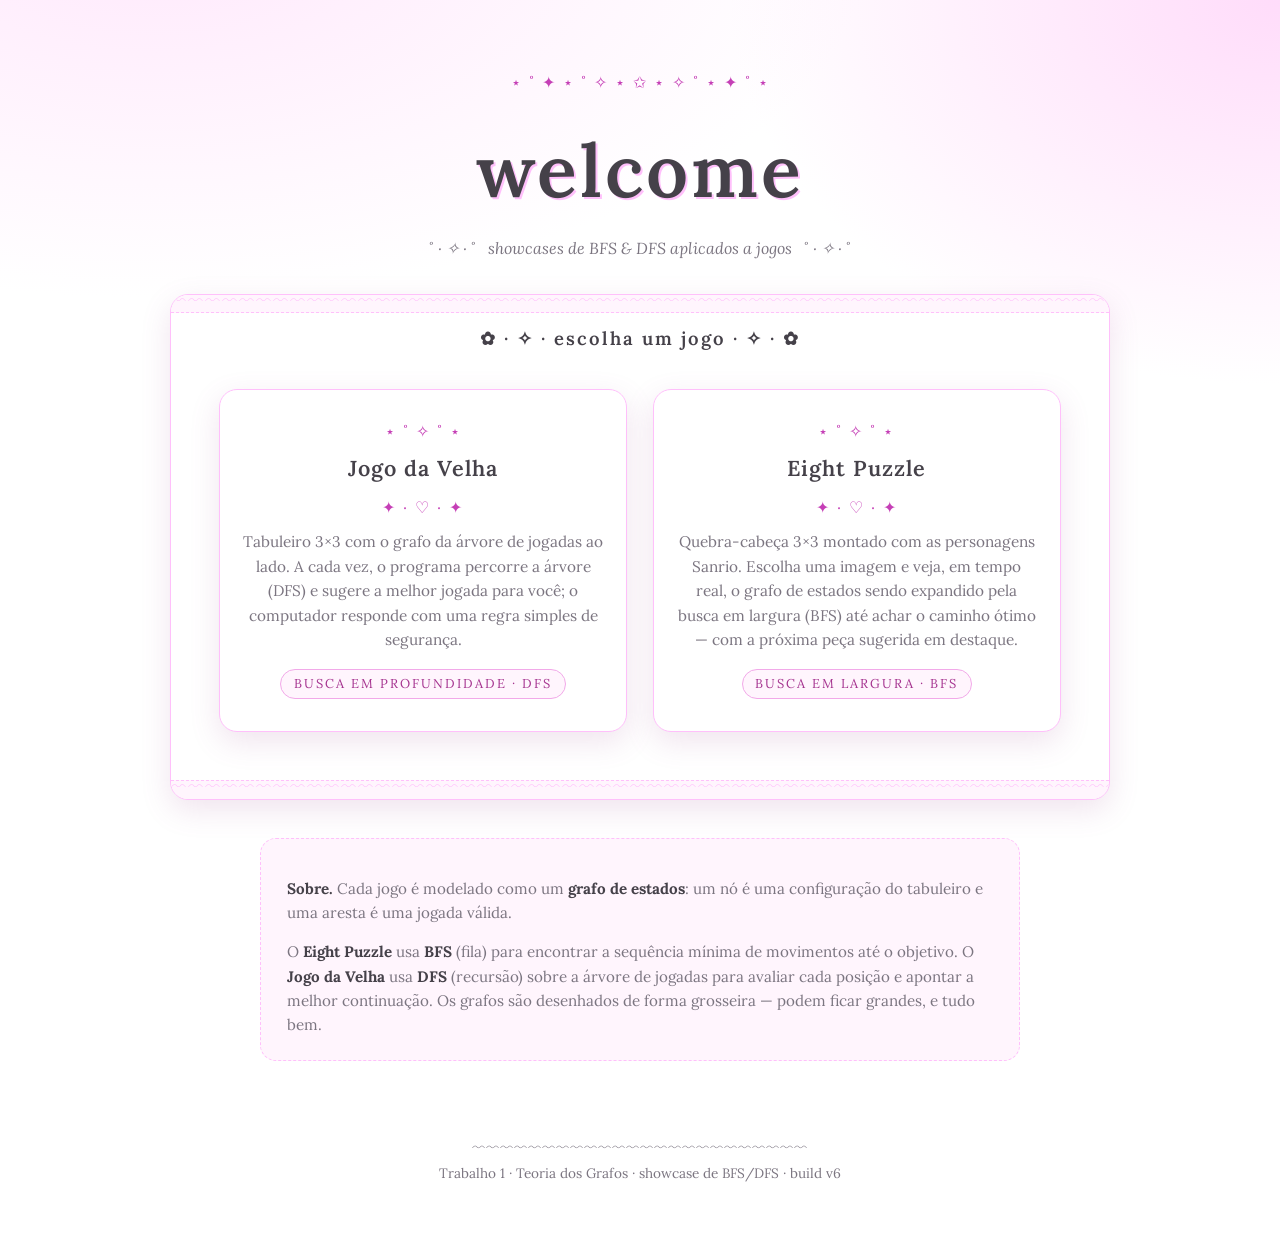
<file: site/index.html>
<!DOCTYPE html>
<html lang="pt-BR">
<head>
  <meta charset="UTF-8" />
  <meta name="viewport" content="width=device-width, initial-scale=1.0" />
  <title>welcome ✦ Showcases de Grafos</title>
  <link rel="icon" href="data:image/svg+xml,%3Csvg xmlns='http://www.w3.org/2000/svg' viewBox='0 0 16 16'%3E%3Ctext y='13' font-size='13'%3E%F0%9F%8E%80%3C/text%3E%3C/svg%3E" />
  <link rel="preconnect" href="https://fonts.googleapis.com" />
  <link rel="preconnect" href="https://fonts.gstatic.com" crossorigin />
  <link href="https://fonts.googleapis.com/css2?family=Lora:ital,wght@0,400;0,500;0,600;1,400&display=swap" rel="stylesheet" />
  <link rel="stylesheet" href="styles.css?v=6" />
</head>
<body>
  <div class="welcome">
    <p class="sparkle">⋆ ˚ ✦ ⋆ ˚ ✧ ⋆ ✩ ⋆ ✧ ˚ ⋆ ✦ ˚ ⋆</p>
    <h1 class="welcome__mark">welcome</h1>
    <p class="welcome__sub">˚ · ✧ · ˚ &nbsp; showcases de BFS &amp; DFS aplicados a jogos &nbsp; ˚ · ✧ · ˚</p>
  </div>

  <div class="window" style="max-width: 940px;">
    <span class="wave -top" data-wave></span>
    <div class="window__title">✿ · ✧ · escolha um jogo · ✧ · ✿</div>
    <div class="window__body">
      <div class="game-grid" style="margin-top:.4rem;">

        <a class="game-card" href="tictactoe.html">
          <span class="game-card__deco">⋆ ˚ ✧ ˚ ⋆</span>
          <div class="game-card__name">Jogo da Velha</div>
          <span class="game-card__deco">✦ · ♡ · ✦</span>
          <p class="game-card__desc">
            Tabuleiro 3×3 com o grafo da árvore de jogadas ao lado. A cada
            vez, o programa percorre a árvore (DFS) e sugere a melhor jogada
            para você; o computador responde com uma regra simples de
            segurança.
          </p>
          <span class="game-card__algo">busca em profundidade · dfs</span>
        </a>

        <a class="game-card" href="eightpuzzle.html">
          <span class="game-card__deco">⋆ ˚ ✧ ˚ ⋆</span>
          <div class="game-card__name">Eight Puzzle</div>
          <span class="game-card__deco">✦ · ♡ · ✦</span>
          <p class="game-card__desc">
            Quebra-cabeça 3×3 montado com as personagens Sanrio. Escolha uma
            imagem e veja, em tempo real, o grafo de estados sendo expandido
            pela busca em largura (BFS) até achar o caminho ótimo — com a
            próxima peça sugerida em destaque.
          </p>
          <span class="game-card__algo">busca em largura · bfs</span>
        </a>

      </div>
    </div>
    <span class="wave -bottom" data-wave></span>
  </div>

  <div class="home-about">
    <p><b>Sobre.</b> Cada jogo é modelado como um <b>grafo de estados</b>: um nó
    é uma configuração do tabuleiro e uma aresta é uma jogada válida.</p>
    <p style="margin-bottom:0;">
      O <b>Eight Puzzle</b> usa <b>BFS</b> (fila) para encontrar a sequência
      mínima de movimentos até o objetivo. O <b>Jogo da Velha</b> usa
      <b>DFS</b> (recursão) sobre a árvore de jogadas para avaliar cada
      posição e apontar a melhor continuação. Os grafos são desenhados de
      forma grosseira — podem ficar grandes, e tudo bem.
    </p>
  </div>

  <div class="foot">
    <span data-wave-inline="24"></span><br />
    Trabalho 1 · Teoria dos Grafos · showcase de BFS/DFS · build v6
  </div>

  <script src="js/ui.js?v=6"></script>
</body>
</html>
</file>
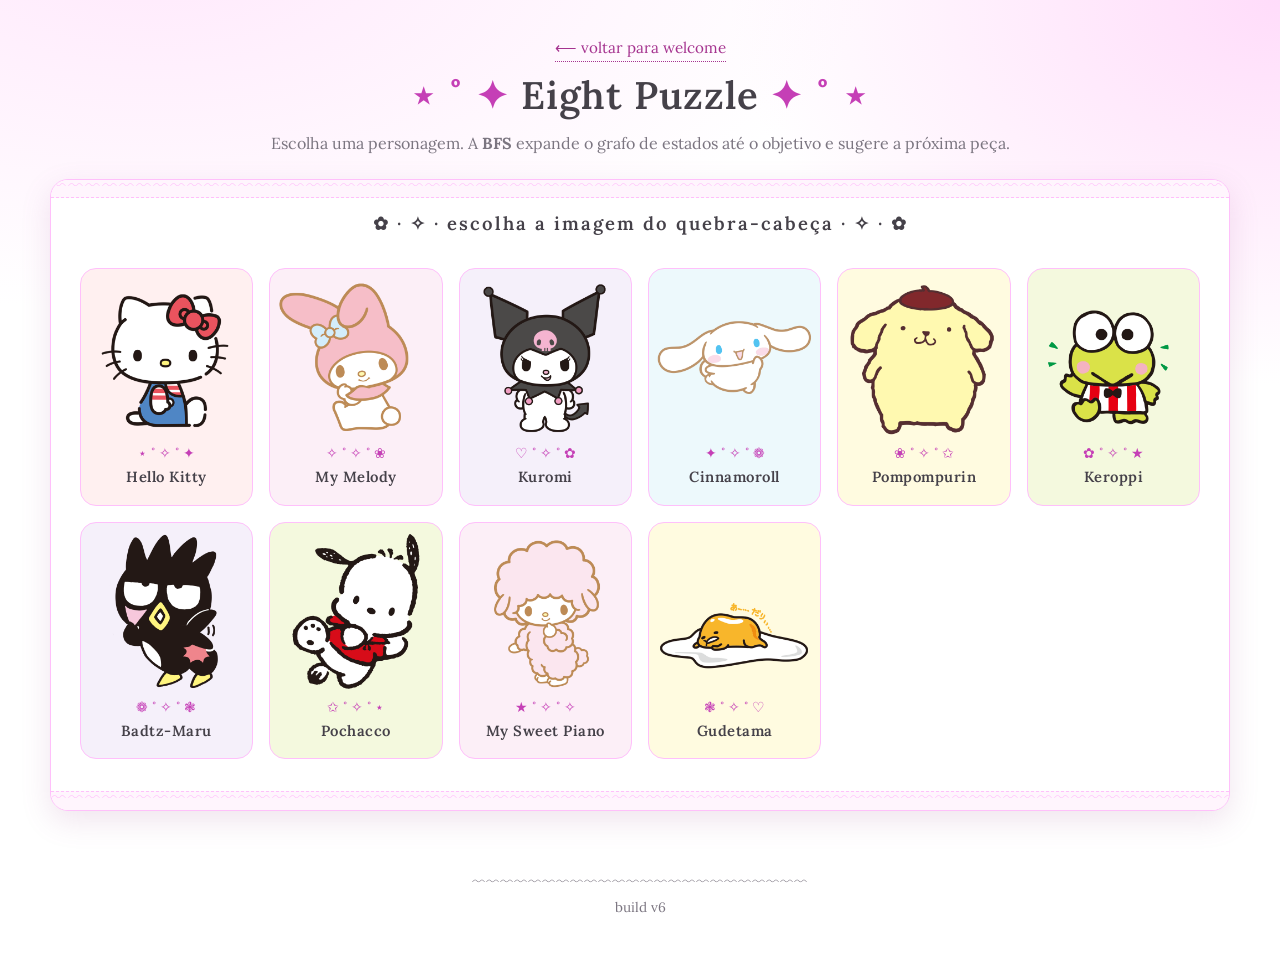
<file: site/eightpuzzle.html>
<!DOCTYPE html>
<html lang="pt-BR">
<head>
  <meta charset="UTF-8" />
  <meta name="viewport" content="width=device-width, initial-scale=1.0" />
  <title>Eight Puzzle ✦ BFS</title>
  <link rel="icon" href="data:image/svg+xml,%3Csvg xmlns='http://www.w3.org/2000/svg' viewBox='0 0 16 16'%3E%3Ctext y='13' font-size='13'%3E%F0%9F%8E%80%3C/text%3E%3C/svg%3E" />
  <link rel="preconnect" href="https://fonts.googleapis.com" />
  <link rel="preconnect" href="https://fonts.gstatic.com" crossorigin />
  <link href="https://fonts.googleapis.com/css2?family=Lora:ital,wght@0,400;0,500;0,600;1,400&display=swap" rel="stylesheet" />
  <link rel="stylesheet" href="styles.css?v=6" />
</head>
<body>
  <div class="page-head">
    <a class="backlink" href="index.html">⟵ voltar para welcome</a>
    <h1><span class="sparkle">⋆ ˚ ✦</span> Eight Puzzle <span class="sparkle">✦ ˚ ⋆</span></h1>
    <p>Escolha uma personagem. A <b>BFS</b> expande o grafo de estados até o
      objetivo e sugere a próxima peça.</p>
  </div>

  <!-- seletor de imagem -->
  <div class="window" id="picker">
    <span class="wave -top" data-wave></span>
    <div class="window__title">✿ · ✧ · escolha a imagem do quebra-cabeça · ✧ · ✿</div>
    <div class="window__body">
      <div class="char-grid" id="char-grid"></div>
    </div>
    <span class="wave -bottom" data-wave></span>
  </div>

  <!-- area de jogo -->
  <div class="window hidden" id="game">
    <span class="wave -top" data-wave></span>
    <div class="window__body">
      <div class="play-layout">

        <div>
          <p class="panel-title"><span class="sparkle">♡</span> <span id="game-name">—</span></p>
          <div class="puzzle-board" id="board"></div>

          <div class="status" id="status"></div>

          <div class="slider-row">
            <label for="depth">embaralhar:</label>
            <input type="range" id="depth" min="4" max="16" value="11" step="1" />
            <span id="depth-val">11</span>
          </div>

          <div class="controls">
            <button class="btn -primary" id="btn-shuffle">✿ embaralhar</button>
            <button class="btn" id="btn-hint-toggle">ocultar sugestão</button>
            <button class="btn" id="btn-hint">aplicar sugestão</button>
            <button class="btn" id="btn-solve">resolver</button>
            <button class="btn" id="btn-change">trocar imagem</button>
          </div>

          <div class="note">
            <b>Lógica (BFS — igual ao pseudocódigo).</b>
            <code>fila = deque([inicio])</code>,
            <code>pai = {inicio: None}</code>; enquanto a fila não esvazia,
            tira da frente, testa se é o objetivo, senão enfileira cada vizinho
            ainda não visto guardando <code>pai[viz] = estado</code>. No fim,
            <code>reconstruct(pai, objetivo)</code> devolve o caminho mínimo.
            Vizinho = deslizar uma peça para o espaço vazio.
          </div>
        </div>

        <div>
          <p class="panel-title"><span class="sparkle">✦</span> grafo de estados (BFS, em tempo real)</p>
          <div class="graph-wrap">
            <canvas class="graph-canvas" id="graph"></canvas>
          </div>
          <div class="legend">
            <span><i class="-start"></i> estado inicial</span>
            <span><i class="-seen"></i> estado visitado</span>
            <span><i class="-goal"></i> objetivo</span>
            <span><i class="-path"></i> caminho mínimo</span>
          </div>
          <div class="graph-meta">
            <span id="graph-count">—</span>
            <span>arraste · roda para zoom ·
              <a href="#" id="btn-fit">ajustar</a></span>
          </div>
        </div>

      </div>
    </div>
    <span class="wave -bottom" data-wave></span>
  </div>

  <div class="foot"><span data-wave-inline="24"></span><br />build v6</div>

  <script src="js/graphview.js?v=6"></script>
  <script src="js/celebrate.js?v=6"></script>
  <script src="js/ui.js?v=6"></script>
  <script src="js/eightpuzzle.js?v=6"></script>
</body>
</html>
</file>
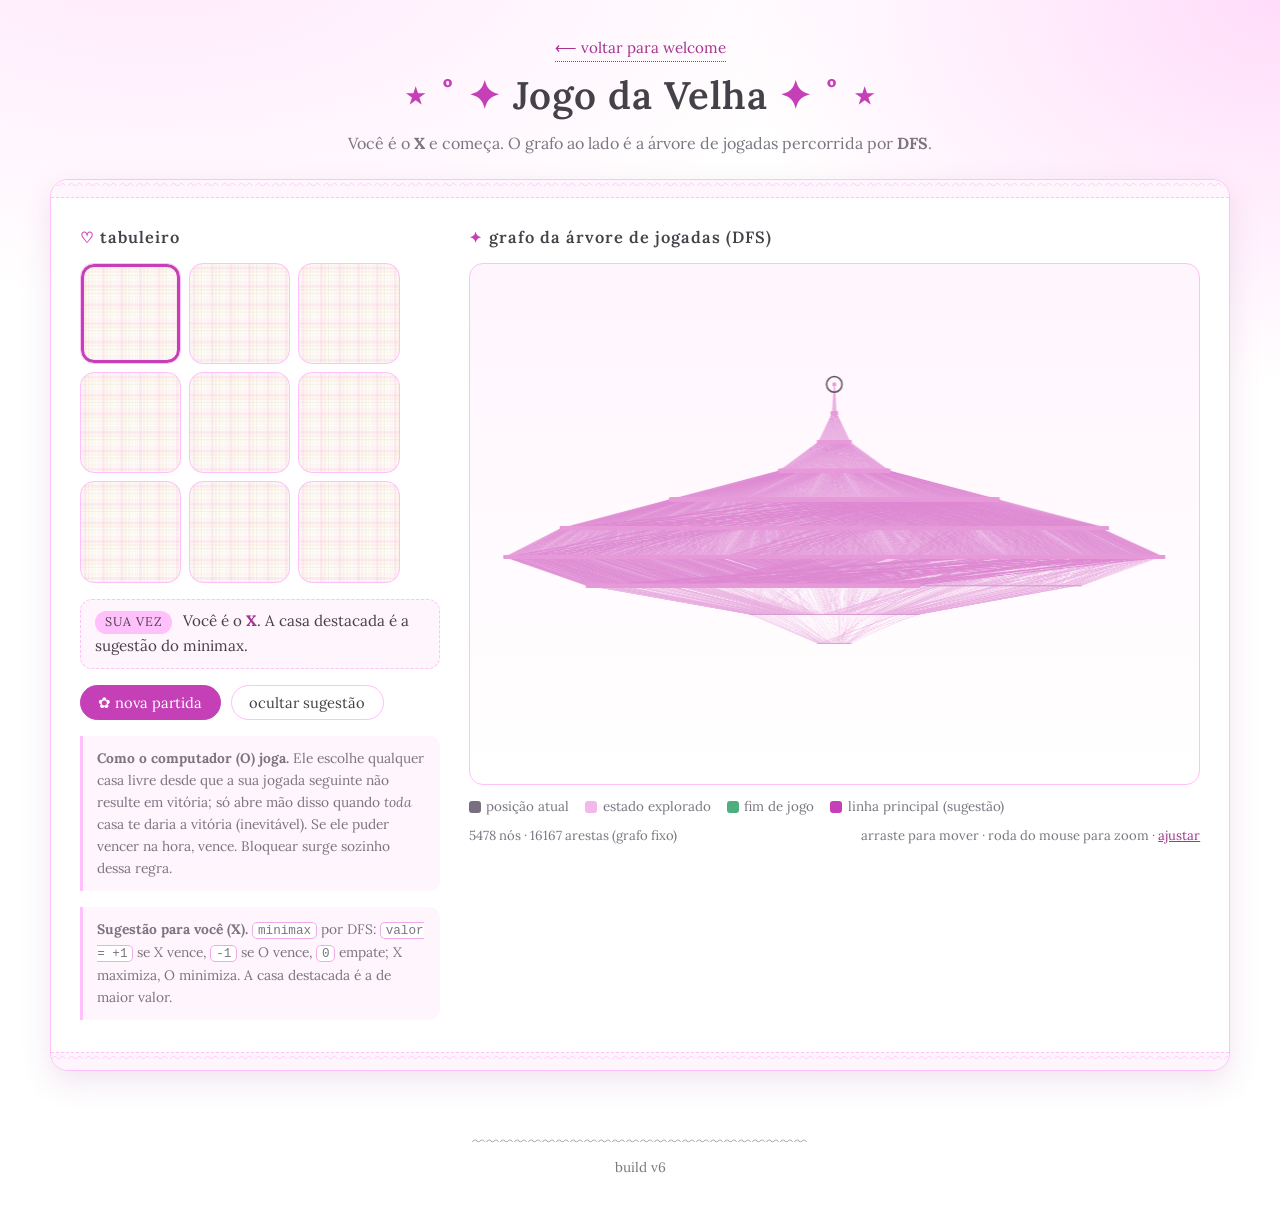
<file: site/tictactoe.html>
<!DOCTYPE html>
<html lang="pt-BR">
<head>
  <meta charset="UTF-8" />
  <meta name="viewport" content="width=device-width, initial-scale=1.0" />
  <title>Jogo da Velha ✦ DFS</title>
  <link rel="icon" href="data:image/svg+xml,%3Csvg xmlns='http://www.w3.org/2000/svg' viewBox='0 0 16 16'%3E%3Ctext y='13' font-size='13'%3E%F0%9F%8E%80%3C/text%3E%3C/svg%3E" />
  <link rel="preconnect" href="https://fonts.googleapis.com" />
  <link rel="preconnect" href="https://fonts.gstatic.com" crossorigin />
  <link href="https://fonts.googleapis.com/css2?family=Lora:ital,wght@0,400;0,500;0,600;1,400&display=swap" rel="stylesheet" />
  <link rel="stylesheet" href="styles.css?v=6" />
</head>
<body>
  <div class="page-head">
    <a class="backlink" href="index.html">⟵ voltar para welcome</a>
    <h1><span class="sparkle">⋆ ˚ ✦</span> Jogo da Velha <span class="sparkle">✦ ˚ ⋆</span></h1>
    <p>Você é o <b>X</b> e começa. O grafo ao lado é a árvore de jogadas
      percorrida por <b>DFS</b>.</p>
  </div>

  <div class="window">
    <span class="wave -top" data-wave></span>
    <div class="window__body">
      <div class="play-layout">

        <!-- coluna do jogo -->
        <div>
          <p class="panel-title"><span class="sparkle">♡</span> tabuleiro</p>
          <div class="ttt-board" id="board"></div>

          <div class="status" id="status"></div>

          <div class="controls">
            <button class="btn -primary" id="btn-new">✿ nova partida</button>
            <button class="btn" id="btn-hint">ocultar sugestão</button>
          </div>

          <div class="note">
            <b>Como o computador (O) joga.</b> Ele escolhe qualquer casa livre
            desde que a sua jogada seguinte não resulte em vitória; só abre mão
            disso quando <i>toda</i> casa te daria a vitória (inevitável). Se ele
            puder vencer na hora, vence. Bloquear surge sozinho dessa regra.
          </div>
          <div class="note">
            <b>Sugestão para você (X).</b> <code>minimax</code> por DFS:
            <code>valor = +1</code> se X vence, <code>-1</code> se O vence,
            <code>0</code> empate; X maximiza, O minimiza. A casa destacada é a
            de maior valor.
          </div>
        </div>

        <!-- coluna do grafo -->
        <div>
          <p class="panel-title"><span class="sparkle">✦</span> grafo da árvore de jogadas (DFS)</p>
          <div class="graph-wrap">
            <canvas class="graph-canvas" id="graph"></canvas>
          </div>
          <div class="legend">
            <span><i class="-start"></i> posição atual</span>
            <span><i class="-seen"></i> estado explorado</span>
            <span><i class="-goal"></i> fim de jogo</span>
            <span><i class="-path"></i> linha principal (sugestão)</span>
          </div>
          <div class="graph-meta">
            <span id="graph-count">—</span>
            <span>arraste para mover · roda do mouse para zoom ·
              <a href="#" id="btn-fit">ajustar</a></span>
          </div>
        </div>

      </div>
    </div>
    <span class="wave -bottom" data-wave></span>
  </div>

  <div class="foot"><span data-wave-inline="24"></span><br />build v6</div>

  <script src="js/graphview.js?v=6"></script>
  <script src="js/celebrate.js?v=6"></script>
  <script src="js/ui.js?v=6"></script>
  <script src="js/tictactoe.js?v=6"></script>
</body>
</html>
</file>
<file: site/styles.css>
/* ============================================================
   Showcases de Grafos — BFS / DFS em jogos
   Estetica: Lora + #ffc0fb / #ffffff + cinza grafite
   ============================================================ */

:root {
  --pink: #ffc0fb;
  --pink-tint: #ffe9fc;
  --pink-faint: #fff5fd;
  --white: #ffffff;
  --ink: #454149;          /* cinza grafite (no lugar do preto) */
  --ink-soft: #7b7580;
  --line: #f2a9e9;
  --accent: #c53fb6;       /* rosa mais forte p/ destaques e caminho */
  --accent-deep: #a5338f;
  --good: #4caf7d;
  --shadow: 0 10px 30px rgba(160, 90, 150, 0.16);
}

* { box-sizing: border-box; }

html { scroll-behavior: smooth; }

body {
  margin: 0;
  min-height: 100vh;
  font-family: "Lora", Georgia, "Times New Roman", serif;
  color: var(--ink);
  background:
    radial-gradient(1200px 600px at 12% -5%, var(--pink-tint), transparent 60%),
    radial-gradient(1000px 700px at 100% 0%, #ffdcfa, transparent 55%),
    var(--white);
  line-height: 1.6;
}

a { color: var(--accent-deep); }

/* ---------- moldura de "janela" com borda ﹌ ---------- */

.window {
  background: var(--white);
  border: 1.5px solid var(--pink);
  border-radius: 18px;
  box-shadow: var(--shadow);
  margin: 0 auto 2rem;
  max-width: 1180px;
  overflow: hidden;
}

.wave {
  display: block;
  overflow: hidden;
  white-space: nowrap;
  color: var(--pink);
  background: var(--pink-faint);
  height: 1.15em;
  line-height: 1.15em;
  letter-spacing: 1px;
  font-size: 1rem;
  user-select: none;
  /* ﹌ e um caractere CJK; onde nao houver fonte, a borda tracejada abaixo
     ja da o acabamento da "janela". */
  font-family: "Noto Sans CJK JP", "Noto Sans CJK SC", "Noto Sans JP",
    "Hiragino Sans", "Yu Gothic", "MS Gothic", "Lora", serif;
}
.wave.-bottom { border-top: 1px dashed var(--pink); }
.wave.-top { border-bottom: 1px dashed var(--pink); }

.window__body { padding: 1.6rem 1.8rem 2rem; }
.window__title {
  text-align: center;
  font-size: 1.15rem;
  font-weight: 600;
  letter-spacing: 2px;
  color: var(--ink);
  padding: .7rem 1rem .2rem;
}

/* ---------- cabecalho de pagina ---------- */

.page-head {
  max-width: 1180px;
  margin: 2.2rem auto 1.4rem;
  padding: 0 1.2rem;
  text-align: center;
}
.page-head h1 {
  font-size: clamp(1.6rem, 4vw, 2.4rem);
  font-weight: 600;
  margin: .2rem 0 .3rem;
  letter-spacing: 1px;
}
.page-head p { margin: .2rem 0; color: var(--ink-soft); }

.sparkle { color: var(--accent); letter-spacing: 2px; }

.backlink {
  display: inline-block;
  margin: 0 auto;
  font-size: .95rem;
  text-decoration: none;
  border-bottom: 1px dotted var(--accent-deep);
}
.backlink:hover { color: var(--accent); }

/* ---------- home ---------- */

.welcome {
  text-align: center;
  padding: 3.4rem 1.2rem 1rem;
}
.welcome__mark {
  font-size: clamp(2.6rem, 9vw, 4.6rem);
  font-weight: 600;
  letter-spacing: 3px;
  margin: 0;
  color: var(--ink);
  text-shadow: 2px 2px 0 var(--pink);
}
.welcome__sub {
  color: var(--ink-soft);
  font-style: italic;
  margin-top: .4rem;
}

.game-grid {
  display: grid;
  grid-template-columns: repeat(auto-fit, minmax(280px, 1fr));
  gap: 1.6rem;
  max-width: 900px;
  margin: 2.2rem auto 1rem;
  padding: 0 1.2rem;
}
.game-card {
  display: block;
  text-decoration: none;
  color: var(--ink);
  background: var(--white);
  border: 1.5px solid var(--pink);
  border-radius: 18px;
  padding: 1.8rem 1.4rem 2rem;
  text-align: center;
  box-shadow: var(--shadow);
  transition: transform .16s ease, box-shadow .16s ease, background .16s ease;
}
.game-card:hover {
  transform: translateY(-4px);
  background: var(--pink-faint);
  box-shadow: 0 16px 40px rgba(160, 90, 150, 0.24);
}
.game-card__name {
  font-size: 1.35rem;
  font-weight: 600;
  letter-spacing: 1px;
  margin: .4rem 0 .6rem;
}
.game-card__deco { color: var(--accent); letter-spacing: 2px; display: block; }
.game-card__desc { color: var(--ink-soft); font-size: .96rem; margin: .6rem 0 0; }
.game-card__algo {
  display: inline-block;
  margin-top: 1rem;
  font-size: .8rem;
  letter-spacing: 2px;
  text-transform: uppercase;
  color: var(--accent-deep);
  border: 1px solid var(--line);
  border-radius: 999px;
  padding: .25rem .8rem;
  background: var(--pink-faint);
}

.home-about {
  max-width: 760px;
  margin: 2.4rem auto 3rem;
  padding: 1.4rem 1.6rem;
  background: var(--pink-faint);
  border: 1px dashed var(--pink);
  border-radius: 16px;
  color: var(--ink-soft);
  font-size: .95rem;
}
.home-about b { color: var(--ink); }

/* ---------- layout jogo + grafo lado a lado ---------- */

.play-layout {
  display: grid;
  grid-template-columns: minmax(280px, 360px) 1fr;
  gap: 1.8rem;
  align-items: start;
}
@media (max-width: 860px) {
  .play-layout { grid-template-columns: 1fr; }
}

.panel-title {
  font-weight: 600;
  letter-spacing: 1px;
  margin: 0 0 .8rem;
  font-size: 1.02rem;
}
.panel-title .sparkle { font-size: .9em; }

/* ---------- jogo da velha ---------- */

.ttt-board {
  display: grid;
  grid-template-columns: repeat(3, 1fr);
  grid-template-rows: repeat(3, 1fr);
  gap: 8px;
  width: 100%;
  max-width: 320px;
  aspect-ratio: 1 / 1;
  margin-bottom: 1rem;
}
.ttt-cell {
  min-width: 0;
  min-height: 0;
  padding: 0;
  border: 1.5px solid var(--pink);
  border-radius: 14px;
  background: var(--white);
  font-family: "Lora", serif;
  font-size: clamp(1.8rem, 8vw, 2.8rem);
  line-height: 1;
  font-weight: 600;
  color: var(--ink);
  cursor: pointer;
  overflow: hidden;
  display: flex;
  align-items: center;
  justify-content: center;
  transition: background .12s ease, transform .12s ease;
}
.ttt-cell:hover:not(:disabled) { filter: brightness(0.97); }
.ttt-cell:disabled { cursor: default; }
/* casas ainda vazias: textura xadrez pastel (clareada por cima) */
.ttt-cell.-empty {
  background-image:
    linear-gradient(rgba(255, 255, 255, 0.68), rgba(255, 255, 255, 0.68)),
    url("img/textura.jpg");
  background-size: 74px 74px;
  background-position: center;
}
.ttt-cell.-x { color: var(--accent-deep); }
.ttt-cell.-o { color: var(--ink-soft); }
.ttt-cell.-hint {
  box-shadow: inset 0 0 0 3px var(--accent);
  animation: pulse 1.3s ease-in-out infinite;
}
/* vitória: amarelo pastel (no lugar do verde) */
.ttt-cell.-win {
  background-image: none;
  background: #fff3c4;
  box-shadow: inset 0 0 0 3px #f0cf6b;
}

/* anel de espessura CONSTANTE — só a cor pulsa, para a casa nunca
   parecer que muda de tamanho */
@keyframes pulse {
  0%, 100% { box-shadow: inset 0 0 0 3px var(--accent); }
  50% { box-shadow: inset 0 0 0 3px var(--pink); }
}
@keyframes pulse-out {
  0%, 100% { box-shadow: 0 0 0 3px var(--accent), 0 0 12px rgba(197, 63, 182, 0.45); }
  50% { box-shadow: 0 0 0 3px var(--pink), 0 0 18px rgba(197, 63, 182, 0.6); }
}

/* ---------- eight puzzle ---------- */

.char-grid {
  display: grid;
  grid-template-columns: repeat(auto-fit, minmax(150px, 1fr));
  gap: 1rem;
}
.char-card {
  border: 1.5px solid var(--pink);
  border-radius: 16px;
  padding: .7rem .5rem 1rem;
  text-align: center;
  cursor: pointer;
  background: var(--white);
  transition: transform .14s ease, box-shadow .14s ease;
}
.char-card:hover { transform: translateY(-3px); box-shadow: var(--shadow); }
.char-card.-active { box-shadow: 0 0 0 3px var(--accent), var(--shadow); }
.char-card img {
  width: 100%;
  border-radius: 12px;
  display: block;
  margin-bottom: .5rem;
}
.char-card__name {
  font-size: .92rem;
  font-weight: 600;
  letter-spacing: .5px;
}
.char-card__deco { display: block; color: var(--accent); font-size: .85rem; }

.puzzle-board {
  display: grid;
  grid-template-columns: repeat(3, 1fr);
  gap: 6px;
  width: 100%;
  max-width: 320px;
  aspect-ratio: 1 / 1;
  margin-bottom: 1rem;
  background: var(--pink);
  padding: 6px;
  border-radius: 16px;
}
.puzzle-tile {
  border-radius: 10px;
  background-size: 300% 300%;
  background-repeat: no-repeat;
  cursor: pointer;
  border: none;
  padding: 0;
  transition: filter .12s ease;
}
.puzzle-tile:hover { filter: brightness(1.04) saturate(1.05); }
/* peça vazia: cor saturada da paleta do jogo (definida inline via JS),
   com um leve afundamento para ler como "buraco" */
.puzzle-tile.-blank {
  cursor: default;
  box-shadow: inset 0 0 14px rgba(0, 0, 0, 0.22);
}
.puzzle-tile.-hint {
  box-shadow: 0 0 0 3px var(--accent), 0 0 14px rgba(197, 63, 182, 0.5);
  animation: pulse-out 1.3s ease-in-out infinite;
  position: relative;
  z-index: 2;
}

/* ---------- controles ---------- */

.controls { display: flex; flex-wrap: wrap; gap: .6rem; margin: .4rem 0 1rem; }
button.btn {
  font-family: "Lora", serif;
  font-size: .92rem;
  color: var(--ink);
  background: var(--white);
  border: 1.5px solid var(--pink);
  border-radius: 999px;
  padding: .45rem 1.1rem;
  cursor: pointer;
  transition: background .12s ease, transform .12s ease;
}
button.btn:hover { background: var(--pink-faint); }
button.btn:active { transform: scale(.97); }
button.btn.-primary { background: var(--accent); color: var(--white); border-color: var(--accent); }
button.btn.-primary:hover { background: var(--accent-deep); }
button.btn:disabled { opacity: .45; cursor: default; }

.slider-row {
  display: flex;
  align-items: center;
  gap: .7rem;
  font-size: .9rem;
  color: var(--ink-soft);
  margin: .2rem 0 1rem;
}
.slider-row input[type="range"] { accent-color: var(--accent); flex: 1; }

/* ---------- status / mensagens ---------- */

.status {
  min-height: 3.2em;
  background: var(--pink-faint);
  border: 1px dashed var(--pink);
  border-radius: 12px;
  padding: .6rem .9rem;
  font-size: .95rem;
  margin-bottom: 1rem;
}
.status b { color: var(--accent-deep); }
.status .bar {
  display: block;
  height: 7px;
  margin-top: .5rem;
  border-radius: 999px;
  background: var(--pink-tint);
  overflow: hidden;
}
.status .bar i {
  display: block;
  height: 100%;
  width: 0;
  border-radius: 999px;
  background: var(--accent);
  transition: width .15s linear;
}
.status .tag {
  display: inline-block;
  font-size: .78rem;
  letter-spacing: 1px;
  text-transform: uppercase;
  background: var(--pink);
  color: var(--ink);
  border-radius: 999px;
  padding: .1rem .6rem;
  margin-right: .4rem;
}

.note {
  font-size: .86rem;
  color: var(--ink-soft);
  background: var(--pink-faint);
  border-left: 3px solid var(--pink);
  padding: .7rem .9rem;
  border-radius: 0 10px 10px 0;
  margin-top: 1rem;
}
.note code {
  background: var(--white);
  border: 1px solid var(--line);
  border-radius: 5px;
  padding: 0 .3rem;
  font-size: .92em;
}

/* ---------- grafo ---------- */

.graph-wrap {
  border: 1.5px solid var(--pink);
  border-radius: 14px;
  overflow: hidden;
  background:
    linear-gradient(var(--pink-faint), var(--white));
}
.graph-canvas {
  display: block;
  width: 100%;
  height: 520px;
  cursor: grab;
}
.graph-canvas:active { cursor: grabbing; }

.legend {
  display: flex;
  flex-wrap: wrap;
  gap: 1rem;
  font-size: .84rem;
  color: var(--ink-soft);
  margin-top: .7rem;
}
.legend span { display: inline-flex; align-items: center; gap: .35rem; }
.legend i {
  width: 12px; height: 12px; border-radius: 3px; display: inline-block;
}
.legend .-start { background: #7a6f80; }
.legend .-goal { background: var(--good); }
.legend .-seen { background: #f2b8ea; }
.legend .-path { background: var(--accent); }

.graph-meta {
  display: flex;
  justify-content: space-between;
  flex-wrap: wrap;
  gap: .6rem;
  font-size: .82rem;
  color: var(--ink-soft);
  margin-top: .5rem;
}

/* ---------- rodape ---------- */

.foot {
  text-align: center;
  color: var(--ink-soft);
  font-size: .85rem;
  padding: 2rem 1rem 3rem;
}
.foot .wave-inline { color: var(--pink); letter-spacing: 1px; }

.hidden { display: none !important; }

/* ---------- comemoração (confete + brilhos + "win") ---------- */

.fx-canvas {
  position: fixed;
  inset: 0;
  width: 100vw;
  height: 100vh;
  pointer-events: none;
  z-index: 90;
}
.fx-word {
  position: fixed;
  left: 50%;
  top: 42%;
  transform: translate(-50%, -50%) scale(0.6);
  font-family: "Lora", Georgia, serif;
  font-size: clamp(3rem, 12vw, 6.5rem);
  font-weight: 600;
  letter-spacing: 3px;
  color: var(--ink);
  text-shadow: 3px 3px 0 var(--pink);
  opacity: 0;
  pointer-events: none;
  z-index: 91;
  transition: opacity .4s ease, transform .5s cubic-bezier(.2, 1.4, .4, 1);
}
.fx-word.-in { opacity: 1; transform: translate(-50%, -50%) scale(1); }
.fx-word.-out { opacity: 0; transform: translate(-50%, -50%) scale(1.25); }
</file>
